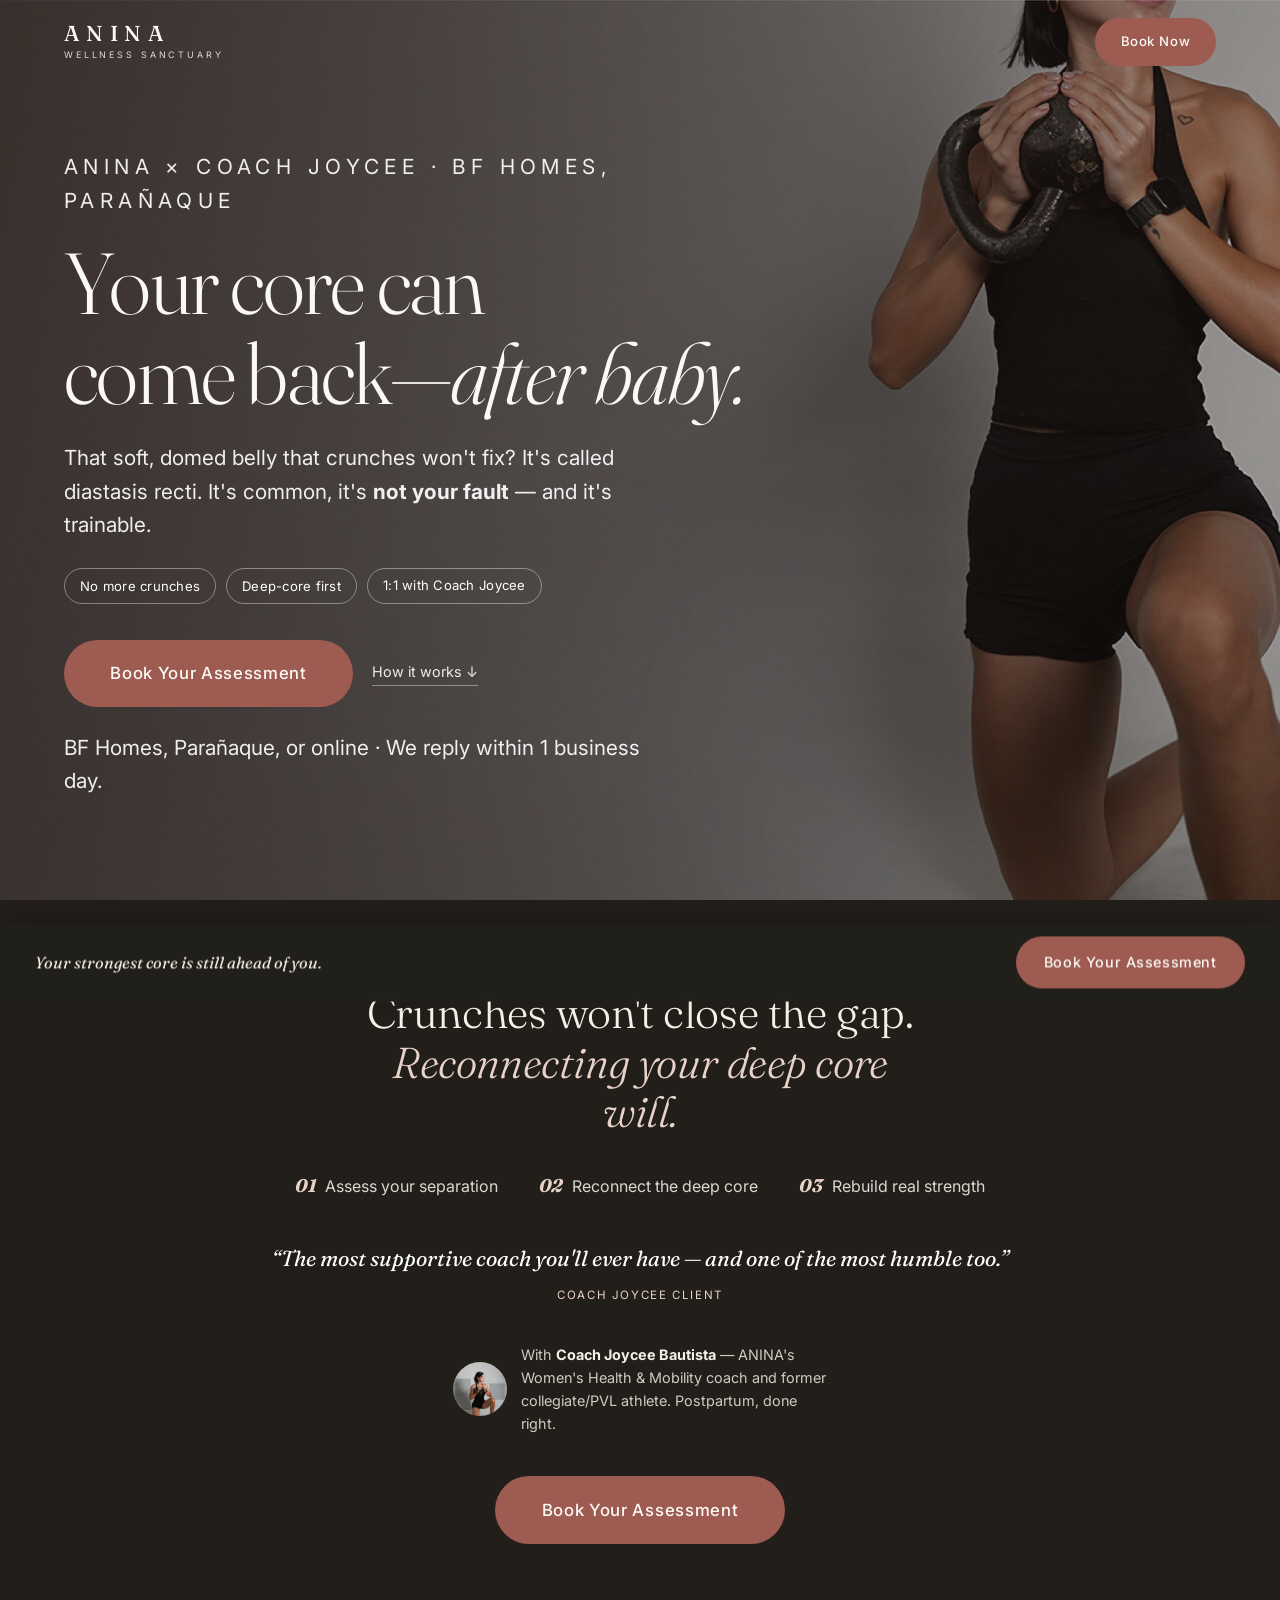
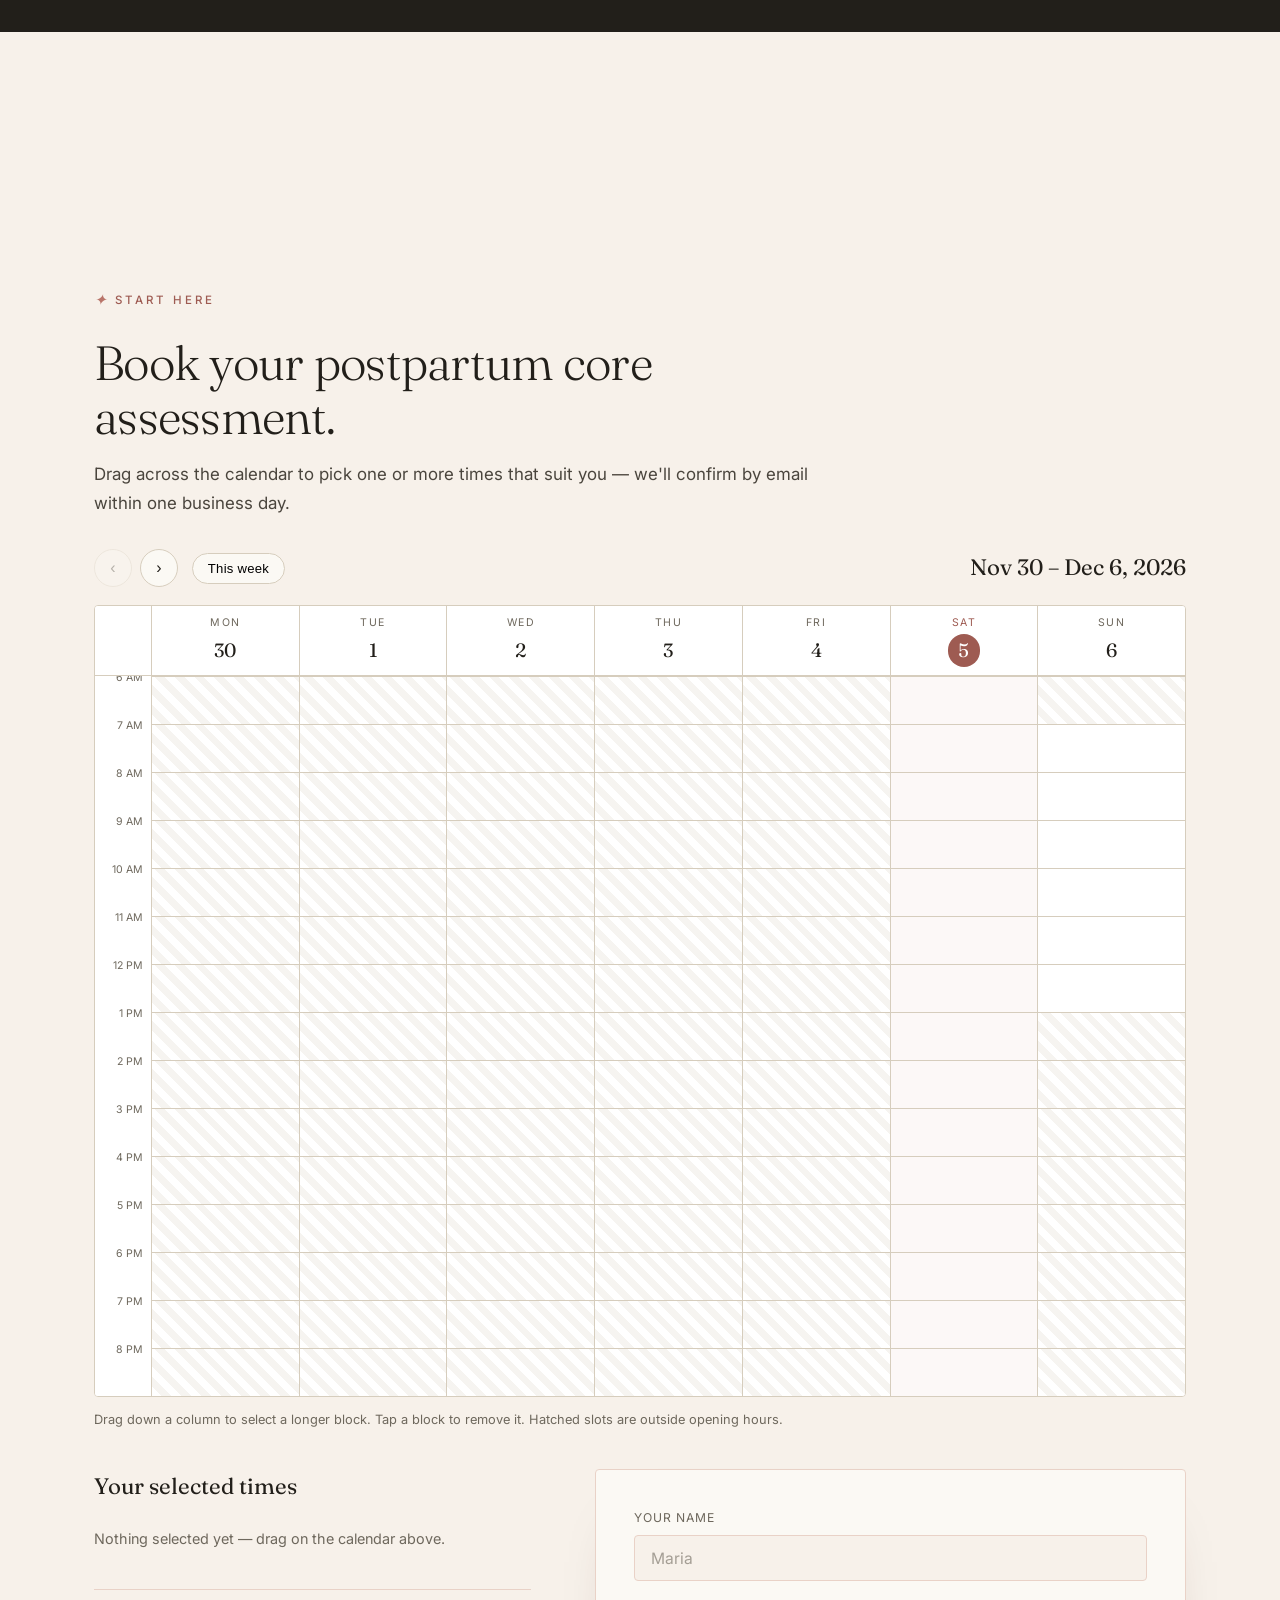
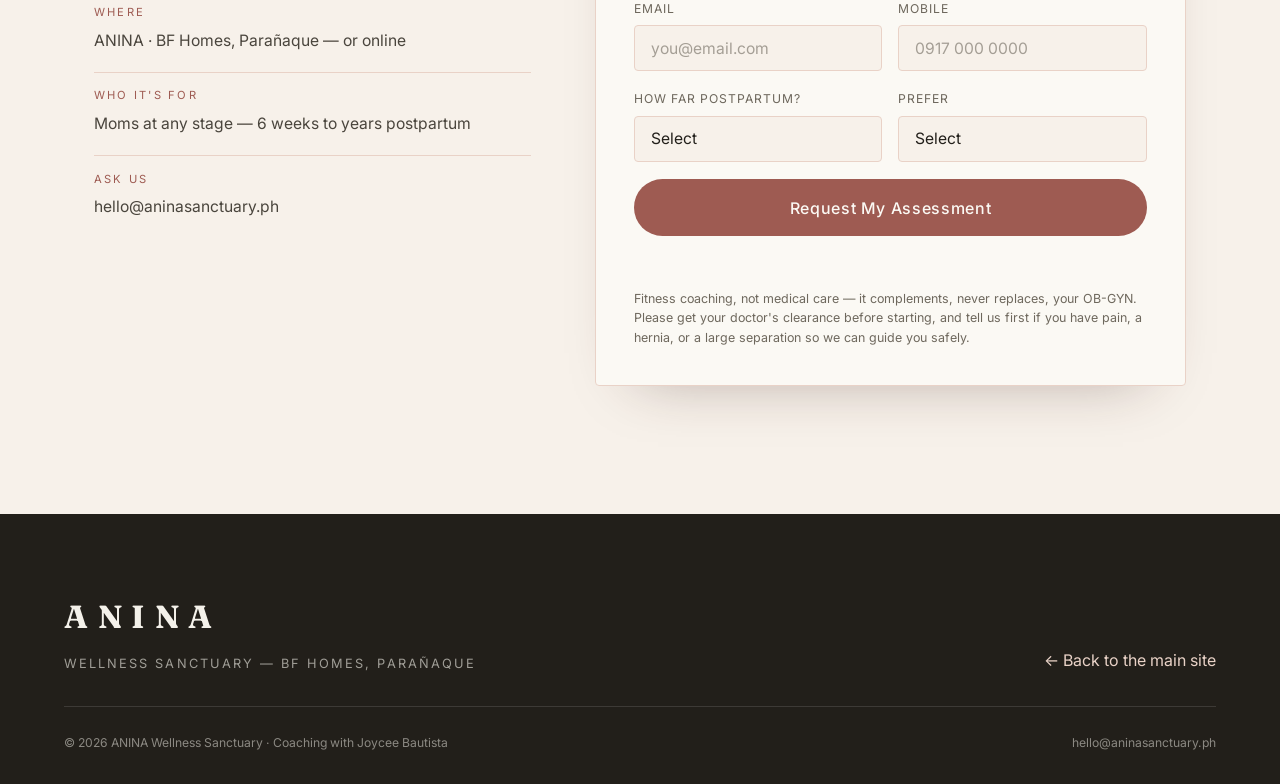
<file: postpartum.html>
<!DOCTYPE html>
<html lang="en">
<head>
  <meta charset="UTF-8" />
  <meta name="viewport" content="width=device-width, initial-scale=1.0" />
  <title>Get Your Core Back After Baby — Coach Joycee × ANINA</title>
  <meta name="description" content="Diastasis recti after birth is common — and trainable. Rebuild your core the right way with ANINA's Coach Joycee. Book your postpartum assessment — BF Homes, Parañaque, or online." />
  <meta property="og:title" content="Your core can come back after baby — Coach Joycee × ANINA" />
  <meta property="og:description" content="Diastasis recti is common and trainable. Book your postpartum core assessment with Coach Joycee." />
  <meta property="og:type" content="website" />
  <meta property="og:image" content="assets/images/coach-hero.jpg" />

  <link rel="preconnect" href="https://fonts.googleapis.com" />
  <link rel="preconnect" href="https://fonts.gstatic.com" crossorigin />
  <link href="https://fonts.googleapis.com/css2?family=Fraunces:ital,opsz,wght@0,9..144,300..600;1,9..144,300..500&family=Inter:wght@300;400;500;600&display=swap" rel="stylesheet" />
  <link rel="stylesheet" href="css/styles.css" />
  <link rel="stylesheet" href="css/postpartum.css" />
</head>
<body class="pp">

  <!-- ============ TOP BAR ============ -->
  <header class="pp-bar" id="ppBar">
    <a class="pp-bar__brand" href="index.html" aria-label="ANINA Wellness Sanctuary">
      <b>ANINA</b><span>Wellness Sanctuary</span>
    </a>
    <a href="#book" class="btn btn--solid pp-bar__cta">Book Now</a>
  </header>

  <!-- ============ POSTER HERO ============ -->
  <section class="pp-hero">
    <div class="pp-hero__media">
      <img src="assets/images/coach-hero.jpg" alt="Coach Joycee training at ANINA" />
    </div>
    <div class="pp-hero__inner reveal">
      <p class="pp-hero__eyebrow">ANINA &times; Coach Joycee &middot; BF Homes, Para&ntilde;aque</p>
      <h1 class="poster">Your core can<br />come back<em>&mdash;after baby.</em></h1>
      <p>That soft, domed belly that crunches won't fix? It's called diastasis recti.
        It's common, it's <strong>not your fault</strong> &mdash; and it's trainable.</p>
      <div class="pp-chips">
        <span class="pp-chip">No more crunches</span>
        <span class="pp-chip">Deep-core first</span>
        <span class="pp-chip">1:1 with Coach Joycee</span>
      </div>
      <div class="pp-cta-row">
        <a href="#book" class="btn btn--solid btn--xl">Book Your Assessment</a>
        <a href="#how" class="ghostlink">How it works &darr;</a>
      </div>
      <p class="pp-trust">BF Homes, Para&ntilde;aque, or online &middot; We reply within 1 business day.</p>
    </div>
  </section>

  <!-- ============ PROOF STRIP ============ -->
  <section class="pp-strip" id="how">
    <div class="pp-strip__wrap reveal">
      <h2>Crunches won't close the gap.<br /><em>Reconnecting your deep core will.</em></h2>
      <div class="pp-mini-steps">
        <div class="pp-mini-step"><b>01</b><span>Assess your separation</span></div>
        <div class="pp-mini-step"><b>02</b><span>Reconnect the deep core</span></div>
        <div class="pp-mini-step"><b>03</b><span>Rebuild real strength</span></div>
      </div>

      <p class="pp-strip__quote">
        &ldquo;The most supportive coach you'll ever have &mdash; and one of the most humble too.&rdquo;
        <small>Coach Joycee client</small>
      </p>

      <div class="pp-coachline">
        <img src="assets/images/coach-joycee.jpg" alt="Coach Joycee Bautista" />
        <p>With <b>Coach Joycee Bautista</b> &mdash; ANINA's Women's Health &amp; Mobility coach and
          former collegiate/PVL athlete. Postpartum, done right.</p>
      </div>

      <div><a href="#book" class="btn btn--solid btn--xl">Book Your Assessment</a></div>
    </div>
  </section>

  <!-- ============ BOOKING (calendar) ============ -->
  <section class="pp-section" id="book">
    <div class="reveal" style="max-width:720px;margin-bottom:2rem;">
      <p class="eyebrow"><span class="num">&#10022;</span> Start here</p>
      <h2 class="pp-lead">Book your postpartum core assessment.</h2>
      <p class="pp-body" style="margin-top:1rem;">Drag across the calendar to pick one or more times that suit you &mdash; we'll confirm by email within one business day.</p>
    </div>

    <div class="cal reveal" id="cal" data-source="postpartum-landing" data-form="ppForm" data-service-default="Postpartum core assessment">
      <div class="cal__toolbar">
        <div class="cal__nav">
          <button class="cal__btn" id="calPrev" aria-label="Previous week" type="button">&#8249;</button>
          <button class="cal__btn" id="calNext" aria-label="Next week" type="button">&#8250;</button>
          <button class="cal__today" id="calToday" type="button">This week</button>
        </div>
        <div class="cal__range" id="calRange"></div>
      </div>
      <div class="cal__scroll">
        <div class="cal__inner">
          <div class="cal__head" id="calHead"></div>
          <div class="cal__body" id="calBody"></div>
        </div>
      </div>
      <p class="cal__hint">Drag down a column to select a longer block. Tap a block to remove it. Hatched slots are outside opening hours.</p>
    </div>

    <div class="book__grid book__grid--cal">
      <div class="book__selected reveal">
        <h3>Your selected times</h3>
        <ul class="chips" id="calChips"><li class="chips__empty">Nothing selected yet &mdash; drag on the calendar above.</li></ul>
        <dl class="pp-facts" style="margin-top:2rem;">
          <div><dt>Where</dt><dd>ANINA &middot; BF Homes, Para&ntilde;aque &mdash; or online</dd></div>
          <div><dt>Who it's for</dt><dd>Moms at any stage &mdash; 6 weeks to years postpartum</dd></div>
          <div><dt>Ask us</dt><dd>hello@aninasanctuary.ph</dd></div>
        </dl>
      </div>

      <form class="pp-form reveal" id="ppForm" novalidate>
        <div class="field">
          <label for="pp-name">Your name</label>
          <input type="text" id="pp-name" name="name" required placeholder="Maria" autocomplete="name" />
        </div>
        <div class="field-row">
          <div class="field">
            <label for="pp-email">Email</label>
            <input type="email" id="pp-email" name="email" required placeholder="you@email.com" autocomplete="email" />
          </div>
          <div class="field">
            <label for="pp-phone">Mobile</label>
            <input type="tel" id="pp-phone" name="phone" required placeholder="0917 000 0000" autocomplete="tel" />
          </div>
        </div>
        <div class="field-row">
          <div class="field">
            <label for="pp-stage">How far postpartum?</label>
            <select id="pp-stage" name="stage" required>
              <option value="" disabled selected>Select</option>
              <option>Still pregnant</option>
              <option>0&ndash;3 months</option>
              <option>3&ndash;6 months</option>
              <option>6&ndash;12 months</option>
              <option>1+ year</option>
            </select>
          </div>
          <div class="field">
            <label for="pp-format">Prefer</label>
            <select id="pp-format" name="format" required>
              <option value="" disabled selected>Select</option>
              <option>In person (BF Homes)</option>
              <option>Online</option>
              <option>Either is fine</option>
            </select>
          </div>
        </div>
        <button type="submit" class="btn btn--solid btn--full" id="ppSubmit">Request My Assessment</button>
        <p class="pp-status" id="ppStatus" role="status" aria-live="polite"></p>
        <p class="pp-disclaimer">
          Fitness coaching, not medical care &mdash; it complements, never replaces, your OB-GYN.
          Please get your doctor's clearance before starting, and tell us first if you have
          pain, a hernia, or a large separation so we can guide you safely.
        </p>
      </form>
    </div>
  </section>

  <footer class="pp-footer">
    <div class="pp-footer__wrap">
      <div class="pp-footer__brand">
        <b>ANINA</b>
        <p>Wellness Sanctuary &mdash; BF Homes, Para&ntilde;aque</p>
      </div>
      <div><a href="index.html">&larr; Back to the main site</a></div>
    </div>
    <div class="pp-footer__base">
      <p>&copy; <span id="ppYear"></span> ANINA Wellness Sanctuary &middot; Coaching with Joycee Bautista</p>
      <p>hello@aninasanctuary.ph</p>
    </div>
  </footer>

  <!-- ============ STICKY CTA ============ -->
  <div class="pp-sticky" id="ppSticky">
    <p>Your strongest core is still ahead of you.</p>
    <a href="#book" class="btn btn--solid">Book Your Assessment</a>
  </div>

  <script src="js/config.js"></script>
  <script src="js/analytics.js"></script>
  <script src="js/booking.js"></script>
  <script src="js/postpartum.js"></script>
</body>
</html>
</file>
<file: css/styles.css>
/* =========================================================
   ANINA Wellness Sanctuary — design system
   Scandinavian premium: bone canvas, sage + clay, warm ink
   ========================================================= */

:root {
  /* palette */
  --bone: #f4f1ea;
  --paper: #ece6da;
  --paper-deep: #e3dbcb;
  --ink: #221f1a;
  --ink-soft: #4a453d;
  --ink-mute: #6e685d;
  --sage: #6e7f63;
  --sage-deep: #55634c;
  --clay: #b47a5e;
  --clay-soft: #c99a81;
  --line: #d6cdbd;
  --white: #fbf9f4;

  /* type */
  --display: 'Fraunces', Georgia, 'Times New Roman', serif;
  --sans: 'Inter', -apple-system, BlinkMacSystemFont, 'Segoe UI', sans-serif;

  /* scale */
  --maxw: 1220px;
  --gut: clamp(1.25rem, 5vw, 5rem);
  --radius: 4px;
  --ease: cubic-bezier(0.22, 1, 0.36, 1);
}

* {
  box-sizing: border-box;
  margin: 0;
  padding: 0;
}
html {
  scroll-behavior: smooth;
  -webkit-text-size-adjust: 100%;
}
body {
  font-family: var(--sans);
  background: var(--bone);
  color: var(--ink);
  font-weight: 400;
  line-height: 1.6;
  -webkit-font-smoothing: antialiased;
  text-rendering: optimizeLegibility;
  overflow-x: hidden;
}
img {
  display: block;
  max-width: 100%;
  height: auto;
}
a {
  color: inherit;
  text-decoration: none;
}

/* ---------- typography helpers ---------- */
.h2 {
  font-family: var(--display);
  font-weight: 400;
  font-size: clamp(2rem, 4.6vw, 3.4rem);
  line-height: 1.08;
  letter-spacing: -0.015em;
  color: var(--ink);
}
.body-lg {
  font-size: clamp(1.05rem, 1.6vw, 1.25rem);
  color: var(--ink-soft);
  line-height: 1.65;
}
.body {
  font-size: 1.02rem;
  color: var(--ink-soft);
}
.eyebrow {
  font-size: 0.72rem;
  letter-spacing: 0.26em;
  text-transform: uppercase;
  font-weight: 500;
  color: var(--sage-deep);
  display: flex;
  align-items: center;
  gap: 0.7em;
  margin-bottom: 1.5rem;
  margin-top: 8rem;
}
.eyebrow--light {
  color: rgba(255, 255, 255, 0.85);
}
.eyebrow .num {
  font-family: var(--display);
  font-size: 0.95rem;
  letter-spacing: 0;
  color: var(--clay);
  font-style: italic;
}

/* ---------- layout ---------- */
.section {
  padding: clamp(4.5rem, 11vw, 9rem) var(--gut);
  max-width: var(--maxw);
  margin: 0 auto;
}
.section__head {
  max-width: 720px;
  margin-bottom: clamp(2.5rem, 5vw, 4rem);
}
.section__intro {
  margin-top: 1.2rem;
}

/* ---------- buttons ---------- */
.btn {
  display: inline-flex;
  align-items: center;
  justify-content: center;
  font-family: var(--sans);
  font-weight: 500;
  font-size: 0.9rem;
  letter-spacing: 0.04em;
  padding: 0.95em 1.9em;
  border-radius: 100px;
  border: 1px solid transparent;
  cursor: pointer;
  transition:
    transform 0.4s var(--ease),
    background 0.3s var(--ease),
    color 0.3s var(--ease),
    border-color 0.3s var(--ease);
}
.btn--solid {
  background: var(--ink);
  color: var(--white);
}
.btn--solid:hover {
  background: var(--sage-deep);
  transform: translateY(-2px);
}
.btn--ghost {
  background: transparent;
  color: var(--white);
  border-color: rgba(255, 255, 255, 0.55);
}
.btn--ghost:hover {
  background: rgba(255, 255, 255, 0.12);
  border-color: #fff;
  transform: translateY(-2px);
}
.btn--outline {
  background: transparent;
  color: var(--ink);
  border-color: var(--ink);
}
.btn--outline:hover {
  background: var(--ink);
  color: var(--white);
}
.btn--full {
  width: 100%;
  padding: 1.1em;
  font-size: 1rem;
}

/* ================= NAV ================= */
.nav {
  position: fixed;
  top: 0;
  left: 0;
  right: 0;
  z-index: 50;
  transition:
    background 0.4s var(--ease),
    box-shadow 0.4s var(--ease),
    backdrop-filter 0.4s var(--ease);
}
.nav__inner {
  max-width: var(--maxw);
  margin: 0 auto;
  display: flex;
  align-items: center;
  justify-content: space-between;
  padding: 1.4rem var(--gut);
}
.brand {
  display: flex;
  flex-direction: column;
  line-height: 1;
  color: var(--white);
  transition: color 0.4s var(--ease);
}
.brand__logo {
  display: block;
  width: clamp(125px, 14vw, 165px);
  height: auto;
  border-radius: 2px;
  transition: filter 0.4s var(--ease);
}
.brand__mark {
  font-family: var(--display);
  font-size: 1.5rem;
  letter-spacing: 0.32em;
  font-weight: 500;
}
.brand__mark--lg {
  font-size: 2.4rem;
  letter-spacing: 0.3em;
}
.brand__sub {
  font-size: 0.6rem;
  letter-spacing: 0.42em;
  text-transform: uppercase;
  margin-top: 0.45rem;
  opacity: 0.8;
}
.nav__links {
  display: flex;
  align-items: center;
  gap: 2.2rem;
}
.nav__links a {
  color: var(--white);
  font-size: 0.86rem;
  letter-spacing: 0.04em;
  transition:
    opacity 0.3s,
    color 0.4s var(--ease);
  position: relative;
}
.nav__links a:not(.nav__cta)::after {
  content: '';
  position: absolute;
  left: 0;
  bottom: -6px;
  height: 1px;
  width: 0;
  background: currentColor;
  transition: width 0.35s var(--ease);
}
.nav__links a:not(.nav__cta):hover::after {
  width: 100%;
}
.nav__cta {
  border: 1px solid rgba(255, 255, 255, 0.5);
  padding: 0.6em 1.3em;
  border-radius: 100px;
  transition:
    background 0.3s,
    border-color 0.3s;
}
.nav__cta:hover {
  background: var(--white);
  color: var(--ink) !important;
  border-color: var(--white);
}

/* scrolled state */
.nav.is-solid {
  background: rgba(244, 241, 234, 0.9);
  backdrop-filter: blur(14px);
  box-shadow: 0 1px 0 var(--line);
}
.nav.is-solid .brand,
.nav.is-solid .nav__links a {
  color: var(--ink);
}
.nav.is-solid .brand__logo {
  filter: brightness(0.28);
}
.nav.is-solid .nav__cta {
  border-color: var(--ink);
}
.nav.is-solid .nav__cta:hover {
  background: var(--ink);
  color: var(--white) !important;
}
.nav.is-solid .nav__toggle span {
  background: var(--ink);
}

.nav__toggle {
  display: none;
  flex-direction: column;
  gap: 5px;
  background: none;
  border: 0;
  cursor: pointer;
  padding: 6px;
}
.nav__toggle span {
  width: 26px;
  height: 2px;
  background: var(--white);
  transition:
    transform 0.35s var(--ease),
    opacity 0.3s;
}

/* ================= HERO ================= */
.hero {
  position: relative;
  min-height: 100svh;
  display: flex;
  align-items: flex-end;
  color: var(--white);
  padding: 0 var(--gut) clamp(4rem, 9vw, 7rem);
  overflow: hidden;
}
.hero__media {
  position: absolute;
  inset: 0;
  z-index: -1;
}
.hero__media img {
  width: 100%;
  height: 100%;
  object-fit: cover;
  animation: heroZoom 20s var(--ease) forwards;
}
@keyframes heroZoom {
  from {
    transform: scale(1.16);
  }
  to {
    transform: scale(1);
  }
}
.hero__scrim {
  position: absolute;
  inset: 0;
  background: linear-gradient(
    180deg,
    rgba(20, 18, 15, 0.4) 0%,
    rgba(20, 18, 15, 0.15) 35%,
    rgba(20, 18, 15, 0.72) 100%
  );
}
.hero__content {
  max-width: 720px;
}
.hero__title {
  font-family: var(--display);
  font-weight: 300;
  font-size: clamp(2.8rem, 8vw, 5.6rem);
  line-height: 1.02;
  letter-spacing: -0.02em;
  margin-bottom: 1.6rem;
}
.hero__lede {
  font-size: clamp(1.05rem, 2vw, 1.35rem);
  max-width: 34ch;
  color: rgba(255, 255, 255, 0.92);
  line-height: 1.55;
}
.hero__lede em {
  font-style: italic;
  font-family: var(--display);
}
.hero__actions {
  display: flex;
  gap: 1rem;
  margin-top: 2.4rem;
  flex-wrap: wrap;
}
.hero__cue {
  position: absolute;
  bottom: 1.8rem;
  left: 50%;
  transform: translateX(-50%);
  width: 26px;
  height: 42px;
  border: 1.5px solid rgba(255, 255, 255, 0.6);
  border-radius: 20px;
}
.hero__cue span {
  position: absolute;
  top: 8px;
  left: 50%;
  transform: translateX(-50%);
  width: 3px;
  height: 8px;
  border-radius: 3px;
  background: #fff;
  animation: cue 1.8s infinite;
}
@keyframes cue {
  0% {
    opacity: 0;
    transform: translate(-50%, 0);
  }
  40% {
    opacity: 1;
  }
  100% {
    opacity: 0;
    transform: translate(-50%, 14px);
  }
}

/* ================= MARQUEE ================= */
.marquee {
  background: var(--ink);
  color: var(--bone);
  overflow: hidden;
  padding: 1.1rem 0;
}
.marquee__track {
  display: inline-flex;
  gap: 2.5rem;
  white-space: nowrap;
  animation: scroll 34s linear infinite;
  font-family: var(--display);
  font-style: italic;
  font-size: 1.35rem;
  letter-spacing: 0.02em;
}
.marquee__track span {
  opacity: 0.92;
}
@keyframes scroll {
  from {
    transform: translateX(0);
  }
  to {
    transform: translateX(-50%);
  }
}

/* ================= PHILOSOPHY ================= */
.section__grid {
  display: grid;
  grid-template-columns: 1.05fr 0.95fr;
  gap: clamp(2.5rem, 6vw, 5.5rem);
  align-items: center;
}
.philosophy__text .h2 {
  margin-bottom: 1.6rem;
}
.philosophy__text .body-lg {
  margin-bottom: 1.2rem;
}
.tenets {
  list-style: none;
  margin-top: 2.2rem;
  border-top: 1px solid var(--line);
}
.tenets li {
  padding: 1.1rem 0;
  border-bottom: 1px solid var(--line);
  color: var(--ink-soft);
  font-size: 0.98rem;
}
.tenets li span {
  display: block;
  font-family: var(--display);
  font-size: 1.15rem;
  color: var(--ink);
  margin-bottom: 0.2rem;
}
.philosophy__media {
  position: relative;
}
.philosophy__media img {
  width: 100%;
  aspect-ratio: 4/5;
  object-fit: cover;
  border-radius: var(--radius);
}
.philosophy__media figcaption {
  position: absolute;
  bottom: 1.1rem;
  left: 1.1rem;
  right: 1.1rem;
  background: rgba(244, 241, 234, 0.92);
  backdrop-filter: blur(6px);
  padding: 0.6rem 1rem;
  border-radius: var(--radius);
  font-size: 0.78rem;
  letter-spacing: 0.14em;
  text-transform: uppercase;
  color: var(--ink-soft);
}

/* ================= PROGRAMS ================= */
.programs {
  background: linear-gradient(180deg, var(--bone), var(--paper));
  max-width: none;
}
.programs .section__head,
.programs .cards {
  max-width: var(--maxw);
  margin-left: auto;
  margin-right: auto;
}
.cards {
  display: grid;
  grid-template-columns: repeat(4, 1fr);
  gap: 1.4rem;
}
.card {
  background: var(--white);
  border-radius: var(--radius);
  overflow: hidden;
  border: 1px solid var(--line);
  transition:
    transform 0.5s var(--ease),
    box-shadow 0.5s var(--ease);
}
.card:hover {
  transform: translateY(-6px);
  box-shadow: 0 24px 50px -28px rgba(34, 31, 26, 0.5);
}
.card__media {
  aspect-ratio: 4/5;
  overflow: hidden;
}
.card__media img {
  width: 100%;
  height: 100%;
  object-fit: cover;
  transition: transform 0.8s var(--ease);
}
.card:hover .card__media img {
  transform: scale(1.06);
}
.card__body {
  padding: 1.5rem 1.5rem 1.8rem;
}
.card__kicker {
  font-size: 0.68rem;
  letter-spacing: 0.22em;
  text-transform: uppercase;
  color: var(--clay);
  margin-bottom: 0.5rem;
}
.card__title {
  font-family: var(--display);
  font-weight: 400;
  font-size: 1.55rem;
  margin-bottom: 0.6rem;
}
.card__body p {
  font-size: 0.92rem;
  color: var(--ink-mute);
  line-height: 1.6;
}

/* ================= GALLERY ================= */
.gallery__grid {
  column-count: 3;
  column-gap: 1rem;
}
.gallery__item {
  position: relative;
  display: block;
  width: 100%;
  margin: 0 0 1rem;
  overflow: hidden;
  border-radius: var(--radius);
  border: 0;
  padding: 0;
  cursor: zoom-in;
  background: var(--paper-deep);
  break-inside: avoid;
  -webkit-column-break-inside: avoid;
  line-height: 0;
}
.gallery__item img {
  width: 100%;
  height: auto;
  object-fit: cover;
  transition:
    transform 0.8s var(--ease),
    filter 0.5s;
}
.gallery__item:hover img {
  transform: scale(1.04);
  filter: brightness(1.03);
}
/* architectural floor-plan renders: show in full on a soft ground */
.gallery__item--plan {
  background: var(--white);
  border: 1px solid var(--line);
}
.gallery__item--plan img {
  object-fit: contain;
}

/* ================= INSTAGRAM ================= */
.instagram {
}
.ig__handle {
  color: var(--sage-deep);
  border-bottom: 1px solid currentColor;
  white-space: nowrap;
}
.ig__handle:hover {
  color: var(--clay);
}
.ig__grid {
  display: grid;
  grid-template-columns: repeat(6, 1fr);
  gap: 0.8rem;
}
.ig__tile {
  position: relative;
  display: block;
  aspect-ratio: 1 / 1;
  overflow: hidden;
  border-radius: var(--radius);
  background: var(--paper-deep);
}
.ig__tile img {
  width: 100%;
  height: 100%;
  object-fit: cover;
  transition:
    transform 0.7s var(--ease),
    filter 0.5s;
}
.ig__tile:hover img {
  transform: scale(1.07);
  filter: brightness(0.82);
}
.ig__ov {
  position: absolute;
  inset: 0;
  display: flex;
  align-items: center;
  justify-content: center;
  opacity: 0;
  transition: opacity 0.4s var(--ease);
}
.ig__tile:hover .ig__ov {
  opacity: 1;
}
.ig__ov svg {
  width: 30px;
  height: 30px;
  fill: #fff;
}
.ig__cta {
  margin-top: 2.2rem;
  text-align: center;
}
.ig__cta .btn {
  gap: 0.6em;
}
.btn__ig {
  width: 18px;
  height: 18px;
  fill: currentColor;
}
/* live widget container (injected iframe from a widget service) */
.ig__feed iframe {
  width: 1px;
  min-width: 100%;
  border: 0;
  display: block;
}

/* ================= MEMBERSHIP ================= */
.membership {
  text-align: left;
}
.tiers {
  display: grid;
  grid-template-columns: repeat(3, 1fr);
  gap: 1.4rem;
  align-items: stretch;
}
.tier {
  position: relative;
  background: var(--white);
  border: 1px solid var(--line);
  border-radius: var(--radius);
  padding: 2.4rem 2rem;
  display: flex;
  flex-direction: column;
  transition:
    transform 0.5s var(--ease),
    box-shadow 0.5s var(--ease);
}
.tier:hover {
  transform: translateY(-6px);
  box-shadow: 0 24px 50px -30px rgba(34, 31, 26, 0.45);
}
.tier--featured {
  background: var(--ink);
  color: var(--bone);
  border-color: var(--ink);
}
.tier--featured .tier__note {
  color: rgba(244, 241, 234, 0.6);
}
.tier--featured .tier__list li {
  color: rgba(244, 241, 234, 0.86);
  border-color: rgba(255, 255, 255, 0.12);
}
.tier__ribbon {
  position: absolute;
  top: 1.4rem;
  right: 1.4rem;
  font-size: 0.62rem;
  letter-spacing: 0.2em;
  text-transform: uppercase;
  color: var(--clay-soft);
  border: 1px solid rgba(201, 154, 129, 0.5);
  padding: 0.35em 0.8em;
  border-radius: 100px;
}
.tier__name {
  font-family: var(--display);
  font-weight: 400;
  font-size: 1.6rem;
  margin-bottom: 1rem;
}
.tier__price {
  font-family: var(--display);
  font-size: 2.6rem;
  font-weight: 400;
  line-height: 1;
  letter-spacing: -0.02em;
}
.tier__price .cur {
  font-size: 1.4rem;
  vertical-align: super;
  margin-right: 0.05em;
}
.tier__price .per {
  font-family: var(--sans);
  font-size: 0.8rem;
  color: var(--ink-mute);
  letter-spacing: 0.02em;
  margin-left: 0.2em;
}
.tier--featured .tier__price .per {
  color: rgba(244, 241, 234, 0.6);
}
.tier__price .per--lead {
  margin-left: 0;
  margin-right: 0.15em;
}
.tier__note {
  font-size: 0.8rem;
  color: var(--ink-mute);
  margin-top: 0.7rem;
}
.tier__list {
  list-style: none;
  margin: 1.8rem 0;
  flex: 1;
}
.tier__list li {
  padding: 0.7rem 0 0.7rem 1.6rem;
  border-bottom: 1px solid var(--line);
  font-size: 0.92rem;
  color: var(--ink-soft);
  position: relative;
}
.tier__list li::before {
  content: '';
  position: absolute;
  left: 0;
  top: 1.15rem;
  width: 8px;
  height: 8px;
  border-radius: 50%;
  background: var(--sage);
}
.tier--featured .tier__list li::before {
  background: var(--clay-soft);
}
.membership__fineprint {
  margin-top: 1.6rem;
  font-size: 0.8rem;
  color: var(--ink-mute);
  text-align: center;
}

/* ================= BOOKING ================= */
.book {
  background: var(--paper);
  max-width: none;
}
.book__grid {
  max-width: var(--maxw);
  margin: 0 auto;
  display: grid;
  grid-template-columns: 0.9fr 1.1fr;
  gap: clamp(2.5rem, 6vw, 5rem);
  align-items: start;
}
.book__aside .h2 {
  margin-bottom: 1.2rem;
}
.book__facts {
  margin-top: 2.4rem;
  display: grid;
  gap: 1.4rem;
}
.book__facts > div {
  border-top: 1px solid var(--line);
  padding-top: 1rem;
}
.book__facts dt {
  font-size: 0.7rem;
  letter-spacing: 0.2em;
  text-transform: uppercase;
  color: var(--sage-deep);
  margin-bottom: 0.4rem;
}
.book__facts dd {
  color: var(--ink-soft);
  font-size: 0.98rem;
}
.book__form {
  background: var(--white);
  padding: clamp(1.6rem, 3vw, 2.6rem);
  border-radius: var(--radius);
  border: 1px solid var(--line);
  box-shadow: 0 30px 60px -40px rgba(34, 31, 26, 0.4);
}
.field {
  margin-bottom: 1.2rem;
}
.field-row {
  display: grid;
  grid-template-columns: 1fr 1fr;
  gap: 1rem;
}
label {
  display: block;
  font-size: 0.78rem;
  letter-spacing: 0.08em;
  text-transform: uppercase;
  color: var(--ink-mute);
  margin-bottom: 0.5rem;
}
label .opt {
  text-transform: none;
  letter-spacing: 0;
  color: var(--line);
}
input,
select,
textarea {
  width: 100%;
  font-family: var(--sans);
  font-size: 0.98rem;
  color: var(--ink);
  background: var(--bone);
  border: 1px solid var(--line);
  border-radius: var(--radius);
  padding: 0.85em 1em;
  transition:
    border-color 0.3s,
    background 0.3s,
    box-shadow 0.3s;
}
input::placeholder,
textarea::placeholder {
  color: var(--ink-mute);
  opacity: 0.6;
}
input:focus,
select:focus,
textarea:focus {
  outline: none;
  border-color: var(--sage);
  background: var(--white);
  box-shadow: 0 0 0 3px rgba(110, 127, 99, 0.14);
}
textarea {
  resize: vertical;
}
.select-wrap {
  position: relative;
}
.select-wrap::after {
  content: '';
  position: absolute;
  right: 1.1em;
  top: 50%;
  width: 8px;
  height: 8px;
  border-right: 1.5px solid var(--ink-mute);
  border-bottom: 1.5px solid var(--ink-mute);
  transform: translateY(-70%) rotate(45deg);
  pointer-events: none;
}
select {
  appearance: none;
  -webkit-appearance: none;
}
.form-status {
  margin-top: 1rem;
  font-size: 0.9rem;
  min-height: 1.2em;
  text-align: center;
}
.form-status.is-ok {
  color: var(--sage-deep);
}
.form-status.is-err {
  color: #b4544e;
}
.form-privacy {
  margin-top: 1rem;
  font-size: 0.76rem;
  color: var(--ink-mute);
  text-align: center;
}
.btn--full:disabled {
  opacity: 0.6;
  cursor: wait;
}

/* ================= FOOTER ================= */
.footer {
  background: var(--ink);
  color: var(--bone);
  padding: clamp(3.5rem, 7vw, 6rem) var(--gut) 2rem;
}
.footer__inner {
  max-width: var(--maxw);
  margin: 0 auto;
  display: grid;
  grid-template-columns: 1.6fr 1fr 1fr;
  gap: 3rem;
  padding-bottom: 3rem;
  border-bottom: 1px solid rgba(255, 255, 255, 0.12);
}
.footer__brand .brand__mark--lg {
  color: var(--bone);
}
.footer__tag {
  margin-top: 0.8rem;
  font-size: 0.72rem;
  letter-spacing: 0.2em;
  text-transform: uppercase;
  color: rgba(244, 241, 234, 0.6);
}
.footer__mission {
  margin-top: 1.4rem;
  max-width: 40ch;
  color: rgba(244, 241, 234, 0.75);
  font-size: 0.95rem;
}
.footer__nav {
  display: flex;
  flex-direction: column;
  gap: 0.8rem;
}
.footer__nav a {
  color: rgba(244, 241, 234, 0.8);
  font-size: 0.92rem;
  transition: color 0.3s;
}
.footer__nav a:hover {
  color: var(--clay-soft);
}
.footer__contact p {
  color: rgba(244, 241, 234, 0.75);
  font-size: 0.92rem;
  margin-bottom: 0.6rem;
}
.footer__base {
  max-width: var(--maxw);
  margin: 0 auto;
  padding-top: 1.6rem;
  display: flex;
  justify-content: space-between;
  gap: 1rem;
  flex-wrap: wrap;
}
.footer__base p {
  font-size: 0.76rem;
  color: rgba(244, 241, 234, 0.5);
}

/* ================= LIGHTBOX ================= */
.lightbox {
  position: fixed;
  inset: 0;
  z-index: 100;
  background: rgba(20, 18, 15, 0.92);
  display: flex;
  align-items: center;
  justify-content: center;
  padding: 5vw;
  opacity: 0;
  visibility: hidden;
  transition:
    opacity 0.4s var(--ease),
    visibility 0.4s;
}
.lightbox.is-open {
  opacity: 1;
  visibility: visible;
}
.lightbox img {
  max-width: 100%;
  max-height: 90vh;
  object-fit: contain;
  border-radius: var(--radius);
  transform: scale(0.96);
  transition: transform 0.4s var(--ease);
}
.lightbox.is-open img {
  transform: scale(1);
}
.lightbox__close {
  position: absolute;
  top: 1.6rem;
  right: 2rem;
  background: none;
  border: 0;
  color: #fff;
  font-size: 2.6rem;
  line-height: 1;
  cursor: pointer;
  opacity: 0.8;
}
.lightbox__close:hover {
  opacity: 1;
}

/* ================= REVEAL ANIMATION ================= */
.reveal {
  opacity: 0;
  transform: translateY(28px);
  transition:
    opacity 0.9s var(--ease),
    transform 0.9s var(--ease);
}
.reveal.is-visible {
  opacity: 1;
  transform: none;
}

/* ================= RESPONSIVE ================= */
@media (max-width: 980px) {
  .cards {
    grid-template-columns: repeat(2, 1fr);
  }
  .ig__grid {
    grid-template-columns: repeat(3, 1fr);
  }
  .tiers {
    grid-template-columns: 1fr;
    max-width: 520px;
    margin: 0 auto;
  }
  .section__grid {
    grid-template-columns: 1fr;
  }
  .philosophy__media {
    order: -1;
  }
  .philosophy__media img {
    aspect-ratio: 16/10;
  }
  .book__grid {
    grid-template-columns: 1fr;
  }
  .footer__inner {
    grid-template-columns: 1fr 1fr;
  }
  .footer__brand {
    grid-column: 1 / -1;
  }
}
@media (max-width: 680px) {
  .brand__logo {
    width: 120px;
  }
  .nav__links {
    position: fixed;
    inset: 0 0 0 auto;
    width: min(80vw, 320px);
    background: var(--bone);
    flex-direction: column;
    align-items: flex-start;
    justify-content: center;
    gap: 1.8rem;
    padding: 2rem 2.4rem;
    transform: translateX(100%);
    transition: transform 0.45s var(--ease);
    box-shadow: -20px 0 60px -30px rgba(0, 0, 0, 0.4);
  }
  .nav__links.is-open {
    transform: translateX(0);
  }
  .nav__links a {
    color: var(--ink);
    font-size: 1.1rem;
  }
  .nav__cta {
    border-color: var(--ink);
  }
  .nav__toggle {
    display: flex;
    z-index: 60;
  }
  .nav__toggle.is-active span:nth-child(1) {
    transform: translateY(7px) rotate(45deg);
  }
  .nav__toggle.is-active span:nth-child(2) {
    opacity: 0;
  }
  .nav__toggle.is-active span:nth-child(3) {
    transform: translateY(-7px) rotate(-45deg);
  }
  .nav.is-solid .nav__toggle span,
  .nav__toggle.is-active span {
    background: var(--ink);
  }
  .cards {
    grid-template-columns: 1fr;
  }
  .ig__grid {
    grid-template-columns: repeat(3, 1fr);
    gap: 0.5rem;
  }
  .gallery__grid {
    column-count: 2;
  }
  .field-row {
    grid-template-columns: 1fr;
    gap: 0;
  }
  .footer__inner {
    grid-template-columns: 1fr;
    gap: 2rem;
  }
  .footer__base {
    justify-content: flex-start;
  }
}

/* reduced motion */
@media (prefers-reduced-motion: reduce) {
  * {
    animation-duration: 0.001ms !important;
    animation-iteration-count: 1 !important;
    transition-duration: 0.001ms !important;
    scroll-behavior: auto !important;
  }
  .reveal {
    opacity: 1;
    transform: none;
  }
}

/* ================= BOOKING CALENDAR ================= */
.book {
  background: var(--paper);
  max-width: none;
}
.book .section__head,
.book .cal,
.book .book__grid {
  max-width: var(--maxw);
  margin-left: auto;
  margin-right: auto;
}
.cal {
  margin-bottom: 2.4rem;
}
.cal__toolbar {
  display: flex;
  align-items: center;
  justify-content: space-between;
  gap: 1rem;
  margin-bottom: 1.1rem;
  flex-wrap: wrap;
}
.cal__nav {
  display: flex;
  align-items: center;
  gap: 0.5rem;
}
.cal__btn {
  width: 38px;
  height: 38px;
  border-radius: 50%;
  border: 1px solid var(--line);
  background: var(--white);
  color: var(--ink);
  cursor: pointer;
  font-size: 1rem;
  display: flex;
  align-items: center;
  justify-content: center;
  transition:
    background 0.2s,
    opacity 0.2s;
}
.cal__btn:hover:not(:disabled) {
  background: var(--paper-deep);
}
.cal__btn:disabled {
  opacity: 0.3;
  cursor: default;
}
.cal__today {
  margin-left: 0.4rem;
  border: 1px solid var(--line);
  background: var(--white);
  border-radius: 100px;
  padding: 0.55em 1.1em;
  font-size: 0.82rem;
  letter-spacing: 0.02em;
  cursor: pointer;
  transition: background 0.2s;
}
.cal__today:hover {
  background: var(--paper-deep);
}
.cal__range {
  font-family: var(--display);
  font-size: clamp(1.1rem, 2.2vw, 1.4rem);
  color: var(--ink);
}
.cal__scroll {
  overflow-x: auto;
  border: 1px solid var(--line);
  border-radius: var(--radius);
  background: var(--white);
  -webkit-overflow-scrolling: touch;
}
.cal__inner {
  min-width: 720px;
}
.cal__head {
  display: grid;
  grid-template-columns: 56px repeat(7, minmax(84px, 1fr));
  position: sticky;
  top: 0;
  z-index: 3;
  background: var(--white);
  border-bottom: 1px solid var(--line);
}
.cal__dayhead {
  text-align: center;
  padding: 0.55rem 0.2rem 0.5rem;
  border-left: 1px solid var(--line);
}
.cal__dayhead .dow {
  font-size: 0.66rem;
  letter-spacing: 0.14em;
  text-transform: uppercase;
  color: var(--ink-mute);
}
.cal__dayhead .dnum {
  font-family: var(--display);
  font-size: 1.2rem;
  color: var(--ink);
  margin-top: 0.15rem;
  width: 1.7em;
  height: 1.7em;
  line-height: 1.7em;
  display: inline-block;
  border-radius: 50%;
}
.cal__dayhead.is-today .dow {
  color: var(--sage-deep);
}
.cal__dayhead.is-today .dnum {
  background: var(--sage-deep);
  color: #fff;
}
.cal__body {
  display: grid;
  grid-template-columns: 56px repeat(7, minmax(84px, 1fr));
  position: relative;
  touch-action: none;
  user-select: none;
  -webkit-user-select: none;
}
.cal__hourlabel {
  height: 48px;
  text-align: right;
  padding-right: 0.5rem;
  font-size: 0.66rem;
  color: var(--ink-mute);
  transform: translateY(-0.55em);
}
.cal__col {
  position: relative;
  border-left: 1px solid var(--line);
}
.cal__col.is-today {
  background: rgba(180, 122, 94, 0.045);
}
.cal__cell {
  height: 48px;
  border-top: 1px solid var(--line);
}
.cal__cell.is-open {
  cursor: pointer;
}
.cal__cell.is-open:hover {
  background: rgba(110, 127, 99, 0.1);
}
.cal__cell.is-disabled {
  background: repeating-linear-gradient(
    45deg,
    transparent,
    transparent 7px,
    rgba(214, 205, 189, 0.22) 7px,
    rgba(214, 205, 189, 0.22) 14px
  );
  cursor: default;
}
.cal__block {
  position: absolute;
  left: 3px;
  right: 3px;
  background: var(--sage-deep);
  color: #fff;
  border-radius: 6px;
  padding: 0.28rem 0.4rem;
  font-size: 0.68rem;
  line-height: 1.15;
  overflow: hidden;
  cursor: pointer;
  box-shadow: 0 4px 10px -6px rgba(34, 31, 26, 0.55);
  z-index: 2;
  transition: background 0.2s;
}
.cal__block:hover {
  background: var(--ink);
}
.cal__block .rm {
  position: absolute;
  top: 1px;
  right: 4px;
  font-size: 0.8rem;
  opacity: 0.75;
}
.cal__block.is-prov {
  background: var(--clay);
  opacity: 0.75;
  pointer-events: none;
}
.cal__now {
  position: absolute;
  height: 2px;
  background: var(--clay);
  z-index: 1;
  pointer-events: none;
}
.cal__now::before {
  content: '';
  position: absolute;
  left: -3px;
  top: -3px;
  width: 8px;
  height: 8px;
  border-radius: 50%;
  background: var(--clay);
}
.cal__hint {
  font-size: 0.8rem;
  color: var(--ink-mute);
  margin-top: 0.85rem;
}

/* selected chips + form row */
.book__grid--cal {
  display: grid;
  grid-template-columns: 0.85fr 1.15fr;
  gap: clamp(2rem, 5vw, 4rem);
  align-items: start;
}
.book__selected h3 {
  font-family: var(--display);
  font-weight: 400;
  font-size: 1.4rem;
  margin-bottom: 1rem;
}
.chips {
  list-style: none;
  display: flex;
  flex-direction: column;
  gap: 0.55rem;
}
.chip {
  display: flex;
  align-items: center;
  justify-content: space-between;
  gap: 0.6rem;
  background: var(--white);
  border: 1px solid var(--line);
  border-left: 3px solid var(--sage-deep);
  border-radius: var(--radius);
  padding: 0.65rem 0.85rem;
  font-size: 0.9rem;
  color: var(--ink-soft);
}
.chip button {
  border: 0;
  background: none;
  color: var(--ink-mute);
  cursor: pointer;
  font-size: 1.15rem;
  line-height: 1;
  padding: 0 0.2rem;
}
.chip button:hover {
  color: var(--clay);
}
.chips__empty {
  color: var(--ink-mute);
  font-size: 0.9rem;
  padding: 0.4rem 0;
}

@media (max-width: 900px) {
  .book__grid--cal {
    grid-template-columns: 1fr;
  }
}
</file>
<file: css/postpartum.css>
/* =========================================================
   ANINA × Coach Joycee — Postpartum Core landing page
   Extends the main design system (styles.css) with a warmer,
   blush-toned palette for a mother-focused audience.
   ========================================================= */

:root {
  --blush:      #E9D2C7;
  --blush-soft: #F3E4DC;
  --rose:       #B9756A;
  --rose-deep:  #9E5B52;
  --cream:      #F7F1EA;
}

body.pp { background: var(--cream); }

/* ---------- shared small pieces ---------- */
.pp .eyebrow { color: var(--rose-deep); }
.pp .eyebrow .num { color: var(--rose); }
.pp .btn--solid { background: var(--rose-deep); }
.pp .btn--solid:hover { background: var(--ink); }
.pp .btn--outline { border-color: var(--rose-deep); color: var(--rose-deep); }
.pp .btn--outline:hover { background: var(--rose-deep); color: #fff; }
.pp .lede-accent { font-family: var(--display); font-style: italic; color: var(--rose-deep); }

/* ---------- top bar ---------- */
.pp-bar { position: fixed; inset: 0 0 auto 0; z-index: 50; display: flex; align-items: center; justify-content: space-between; padding: 1.1rem clamp(1.25rem, 5vw, 4rem); transition: background .4s var(--ease), box-shadow .4s var(--ease); }
.pp-bar.is-solid { background: rgba(247,241,234,0.92); backdrop-filter: blur(12px); box-shadow: 0 1px 0 var(--line); }
.pp-bar__brand { display: flex; flex-direction: column; line-height: 1; color: var(--white); transition: color .4s var(--ease); }
.pp-bar.is-solid .pp-bar__brand { color: var(--ink); }
.pp-bar__brand b { font-family: var(--display); font-size: 1.35rem; letter-spacing: 0.3em; font-weight: 500; }
.pp-bar__brand span { font-size: 0.56rem; letter-spacing: 0.32em; text-transform: uppercase; margin-top: 0.4rem; opacity: 0.85; }
.pp-bar__cta { font-size: 0.82rem; }

/* ---------- hero ---------- */
.pp-hero { position: relative; min-height: 100svh; display: flex; align-items: center; padding: 7rem clamp(1.25rem,5vw,4rem) 4rem; color: var(--white); overflow: hidden; }
.pp-hero__media { position: absolute; inset: 0; z-index: -1; }
.pp-hero__media img { width: 100%; height: 100%; object-fit: cover; animation: heroZoom 16s var(--ease) forwards; }
.pp-hero__media::after { content: ""; position: absolute; inset: 0; background: linear-gradient(105deg, rgba(40,28,24,0.82) 0%, rgba(40,28,24,0.55) 45%, rgba(40,28,24,0.25) 100%); }
.pp-hero__inner { max-width: 760px; position: relative; }
.pp-hero__eyebrow { font-size: 0.72rem; letter-spacing: 0.26em; text-transform: uppercase; color: rgba(255,255,255,0.82); margin-bottom: 1.4rem; }
.pp-hero h1 { font-family: var(--display); font-weight: 300; font-size: clamp(2.5rem, 6.5vw, 4.7rem); line-height: 1.04; letter-spacing: -0.02em; margin-bottom: 1.4rem; }
.pp-hero h1 em { font-style: italic; }
.pp-hero p { font-size: clamp(1.05rem, 2vw, 1.3rem); max-width: 46ch; color: rgba(255,255,255,0.92); line-height: 1.6; }
.pp-hero__actions { display: flex; gap: 1rem; margin-top: 2.2rem; flex-wrap: wrap; }
.pp-hero__note { margin-top: 1.6rem; font-size: 0.85rem; color: rgba(255,255,255,0.7); }

/* ---------- generic section ---------- */
.pp-section { max-width: var(--maxw); margin: 0 auto; padding: clamp(4rem,10vw,8rem) clamp(1.25rem,5vw,4rem); }
.pp-section--narrow { max-width: 820px; }
.pp-lead { font-family: var(--display); font-weight: 300; font-size: clamp(1.9rem,4.2vw,3rem); line-height: 1.12; letter-spacing: -0.015em; color: var(--ink); }
.pp-body { font-size: 1.06rem; color: var(--ink-soft); line-height: 1.7; }
.pp-body + .pp-body { margin-top: 1.1rem; }

/* ---------- problem: symptom checklist ---------- */
.pp-problem { background: var(--blush-soft); }
.pp-checks { list-style: none; margin: 2.4rem 0 0; display: grid; grid-template-columns: 1fr 1fr; gap: 1rem 2.4rem; }
.pp-checks li { position: relative; padding: 0.9rem 0 0.9rem 2.4rem; border-bottom: 1px solid var(--blush); color: var(--ink-soft); font-size: 1rem; }
.pp-checks li::before { content: ""; position: absolute; left: 0; top: 1.15rem; width: 16px; height: 16px; border-radius: 50%; border: 1.5px solid var(--rose); }
.pp-checks li::after { content: ""; position: absolute; left: 5px; top: 1.35rem; width: 6px; height: 6px; border-radius: 50%; background: var(--rose); }

/* ---------- education / DR explainer ---------- */
.pp-define { display: grid; grid-template-columns: 1.1fr 0.9fr; gap: clamp(2rem,5vw,4.5rem); align-items: center; }
.pp-define__fig { position: relative; border-radius: var(--radius); overflow: hidden; aspect-ratio: 4/5; background: var(--blush); }
.pp-define__fig img { width: 100%; height: 100%; object-fit: cover; }
.pp-define__fig figcaption { position: absolute; left: 0; right: 0; bottom: 0; padding: 1rem 1.2rem; background: linear-gradient(0deg, rgba(40,28,24,0.8), transparent); color: #fff; font-size: 0.82rem; letter-spacing: 0.04em; }

/* ---------- "why the usual fails" ---------- */
.pp-myths { display: grid; grid-template-columns: repeat(3,1fr); gap: 1.2rem; margin-top: 2.6rem; }
.pp-myth { background: var(--white); border: 1px solid var(--line); border-radius: var(--radius); padding: 1.6rem; }
.pp-myth h4 { font-family: var(--display); font-weight: 400; font-size: 1.15rem; margin-bottom: 0.5rem; color: var(--rose-deep); }
.pp-myth p { font-size: 0.92rem; color: var(--ink-mute); line-height: 1.6; }

/* ---------- approach steps ---------- */
.pp-approach { background: var(--ink); color: var(--bone); max-width: none; }
.pp-approach .pp-section { padding-top: 0; padding-bottom: 0; }
.pp-approach__wrap { max-width: var(--maxw); margin: 0 auto; padding: clamp(4rem,10vw,8rem) clamp(1.25rem,5vw,4rem); }
.pp-approach .pp-lead { color: var(--bone); }
.pp-approach .eyebrow { color: var(--blush); }
.pp-approach .eyebrow .num { color: var(--rose); }
.pp-steps { counter-reset: step; margin-top: 2.8rem; display: grid; gap: 1.4rem; }
.pp-step { display: grid; grid-template-columns: auto 1fr; gap: 1.4rem; align-items: start; padding: 1.5rem 0; border-top: 1px solid rgba(255,255,255,0.14); }
.pp-step::before { counter-increment: step; content: counter(step,decimal-leading-zero); font-family: var(--display); font-style: italic; font-size: 1.5rem; color: var(--blush); }
.pp-step h4 { font-family: var(--display); font-weight: 400; font-size: 1.35rem; margin-bottom: 0.4rem; }
.pp-step p { color: rgba(244,241,234,0.78); font-size: 0.98rem; line-height: 1.6; max-width: 60ch; }

/* ---------- coach ---------- */
.pp-coach { display: grid; grid-template-columns: 0.85fr 1.15fr; gap: clamp(2rem,5vw,4.5rem); align-items: center; }
.pp-coach__fig { position: relative; border-radius: var(--radius); overflow: hidden; aspect-ratio: 4/5; background: var(--blush); }
.pp-coach__fig img { width: 100%; height: 100%; object-fit: cover; }
.pp-coach__badge { position: absolute; bottom: 1rem; left: 1rem; right: 1rem; background: rgba(247,241,234,0.94); backdrop-filter: blur(6px); border-radius: var(--radius); padding: 0.7rem 1rem; font-size: 0.78rem; letter-spacing: 0.1em; text-transform: uppercase; color: var(--ink-soft); }
.pp-coach h3 { font-family: var(--display); font-weight: 400; font-size: clamp(1.8rem,3.5vw,2.6rem); line-height: 1.1; margin-bottom: 1.1rem; }
.pp-creds { list-style: none; margin-top: 1.6rem; display: grid; gap: 0.7rem; }
.pp-creds li { position: relative; padding-left: 1.5rem; color: var(--ink-soft); font-size: 0.98rem; }
.pp-creds li::before { content: ""; position: absolute; left: 0; top: 0.55rem; width: 8px; height: 8px; border-radius: 50%; background: var(--rose); }

/* ---------- testimonials ---------- */
.pp-quotes { background: var(--blush-soft); max-width: none; }
.pp-quotes__wrap { max-width: var(--maxw); margin: 0 auto; padding: clamp(4rem,10vw,8rem) clamp(1.25rem,5vw,4rem); }
.pp-quotes__grid { display: grid; grid-template-columns: repeat(3,1fr); gap: 1.4rem; margin-top: 2.6rem; }
.pp-quote { background: var(--white); border: 1px solid var(--blush); border-radius: var(--radius); padding: 1.8rem; }
.pp-quote p { font-family: var(--display); font-style: italic; font-size: 1.05rem; line-height: 1.55; color: var(--ink); }
.pp-quote span { display: block; margin-top: 1rem; font-size: 0.78rem; letter-spacing: 0.14em; text-transform: uppercase; color: var(--rose-deep); }
.pp-quote::before { content: "\201C"; font-family: var(--display); font-size: 3rem; line-height: 0.6; color: var(--blush); display: block; margin-bottom: 0.4rem; }

/* ---------- booking ---------- */
.pp-book { display: grid; grid-template-columns: 0.95fr 1.05fr; gap: clamp(2rem,5vw,4rem); align-items: start; }
.pp-book__aside .pp-lead { margin-bottom: 1.1rem; }
.pp-facts { margin-top: 2rem; display: grid; gap: 1.2rem; }
.pp-facts > div { border-top: 1px solid var(--blush); padding-top: 0.9rem; }
.pp-facts dt { font-size: 0.7rem; letter-spacing: 0.2em; text-transform: uppercase; color: var(--rose-deep); margin-bottom: 0.35rem; }
.pp-facts dd { color: var(--ink-soft); font-size: 0.98rem; }
.pp-form { background: var(--white); border: 1px solid var(--blush); border-radius: var(--radius); padding: clamp(1.5rem,3vw,2.4rem); box-shadow: 0 30px 60px -42px rgba(60,30,24,0.4); }
.pp-form .field { margin-bottom: 1.1rem; }
.pp-form label { display: block; font-size: 0.76rem; letter-spacing: 0.08em; text-transform: uppercase; color: var(--ink-mute); margin-bottom: 0.45rem; }
.pp-form input, .pp-form select, .pp-form textarea { width: 100%; font-family: var(--sans); font-size: 0.98rem; color: var(--ink); background: var(--cream); border: 1px solid var(--blush); border-radius: var(--radius); padding: 0.8em 1em; transition: border-color .3s, box-shadow .3s, background .3s; }
.pp-form input:focus, .pp-form select:focus, .pp-form textarea:focus { outline: none; border-color: var(--rose); background: #fff; box-shadow: 0 0 0 3px rgba(185,117,106,0.15); }
.pp-form .field-row { display: grid; grid-template-columns: 1fr 1fr; gap: 1rem; }
.pp-form select { appearance: none; -webkit-appearance: none; }
.pp-status { margin-top: 1rem; font-size: 0.9rem; min-height: 1.2em; text-align: center; }
.pp-status.is-ok { color: var(--rose-deep); }
.pp-status.is-err { color: #b4544e; }
.pp-disclaimer { margin-top: 1.2rem; font-size: 0.78rem; color: var(--ink-mute); line-height: 1.55; }

/* ---------- footer ---------- */
.pp-footer { background: var(--ink); color: var(--bone); padding: clamp(3rem,6vw,5rem) clamp(1.25rem,5vw,4rem) 2rem; }
.pp-footer__wrap { max-width: var(--maxw); margin: 0 auto; display: flex; justify-content: space-between; align-items: flex-end; gap: 2rem; flex-wrap: wrap; padding-bottom: 2rem; border-bottom: 1px solid rgba(255,255,255,0.12); }
.pp-footer__brand b { font-family: var(--display); font-size: 2rem; letter-spacing: 0.3em; }
.pp-footer__brand p { margin-top: 0.7rem; font-size: 0.8rem; letter-spacing: 0.16em; text-transform: uppercase; color: rgba(244,241,234,0.6); }
.pp-footer a { color: var(--blush); }
.pp-footer__base { max-width: var(--maxw); margin: 1.6rem auto 0; display: flex; justify-content: space-between; gap: 1rem; flex-wrap: wrap; font-size: 0.76rem; color: rgba(244,241,234,0.5); }

/* ---------- responsive ---------- */
@media (max-width: 900px) {
  .pp-define, .pp-coach, .pp-book { grid-template-columns: 1fr; }
  .pp-define__fig, .pp-coach__fig { aspect-ratio: 16/10; order: -1; }
  .pp-myths, .pp-quotes__grid { grid-template-columns: 1fr; }
  .pp-checks { grid-template-columns: 1fr; gap: 0; }
}
@media (max-width: 680px) {
  .pp-form .field-row { grid-template-columns: 1fr; gap: 0; }
  .pp-bar__brand span { display: none; }
}

/* =========================================================
   POSTER MODE — snappy, CTA-forward layout
   ========================================================= */
.pp-hero h1.poster { font-size: clamp(2.7rem, 7vw, 5.4rem); }
.pp-chips { display: flex; flex-wrap: wrap; gap: 0.6rem; margin-top: 1.7rem; }
.pp-chip { border: 1px solid rgba(255,255,255,0.4); color: #fff; border-radius: 100px; padding: 0.5em 1.15em; font-size: 0.82rem; letter-spacing: 0.02em; backdrop-filter: blur(4px); }
.btn--xl { padding: 1.15em 2.7em; font-size: 1.05rem; }
.pp-cta-row { display: flex; align-items: center; gap: 1.2rem; flex-wrap: wrap; margin-top: 2.2rem; }
.pp-cta-row .ghostlink { color: rgba(255,255,255,0.9); font-size: 0.9rem; border-bottom: 1px solid rgba(255,255,255,0.4); padding-bottom: 2px; }
.pp-trust { margin-top: 1.5rem; font-size: 0.85rem; color: rgba(255,255,255,0.72); }

/* proof strip */
.pp-strip { background: var(--ink); color: var(--bone); }
.pp-strip__wrap { max-width: 920px; margin: 0 auto; padding: clamp(3.2rem,7vw,5.5rem) clamp(1.25rem,5vw,4rem); text-align: center; }
.pp-strip h2 { font-family: var(--display); font-weight: 300; font-size: clamp(1.7rem,3.8vw,2.7rem); line-height: 1.15; letter-spacing: -0.01em; max-width: 22ch; margin: 0 auto; }
.pp-strip h2 em { font-style: italic; color: var(--blush); }
.pp-mini-steps { display: flex; justify-content: center; flex-wrap: wrap; gap: 1rem 2.6rem; margin-top: 2.1rem; }
.pp-mini-step { display: flex; align-items: baseline; gap: 0.55rem; }
.pp-mini-step b { font-family: var(--display); font-style: italic; color: var(--blush); font-size: 1.15rem; }
.pp-mini-step span { color: rgba(244,241,234,0.88); font-size: 1rem; }
.pp-strip__quote { margin-top: 2.6rem; font-family: var(--display); font-style: italic; font-size: clamp(1.1rem,2.2vw,1.35rem); color: #fff; }
.pp-strip__quote small { display: block; margin-top: 0.6rem; font-family: var(--sans); font-style: normal; letter-spacing: 0.14em; text-transform: uppercase; font-size: 0.72rem; color: var(--blush); }
.pp-coachline { margin-top: 2.4rem; display: inline-flex; align-items: center; gap: 0.9rem; text-align: left; }
.pp-coachline img { width: 54px; height: 54px; border-radius: 50%; object-fit: cover; object-position: top; }
.pp-coachline p { font-size: 0.9rem; color: rgba(244,241,234,0.82); max-width: 34ch; }
.pp-coachline b { color: var(--bone); }
.pp-strip .btn { margin-top: 2.6rem; }

/* sticky bottom CTA */
.pp-sticky { position: fixed; left: 0; right: 0; bottom: 0; z-index: 60; display: flex; align-items: center; justify-content: space-between; gap: 1rem; padding: 0.8rem clamp(1rem,4vw,2.2rem); background: rgba(34,31,26,0.97); backdrop-filter: blur(8px); box-shadow: 0 -6px 24px -12px rgba(0,0,0,0.5); transform: translateY(130%); transition: transform .45s var(--ease); }
.pp-sticky.is-shown { transform: none; }
.pp-sticky p { color: var(--bone); font-family: var(--display); font-style: italic; font-size: 1.02rem; }
.pp-sticky .btn { white-space: nowrap; }
@media (max-width: 560px) { .pp-sticky p { display: none; } .pp-sticky { justify-content: center; } .pp-sticky .btn { width: 100%; } }

/* =========================================================
   Booking calendar on the postpartum page — rose accents
   ========================================================= */
.pp .cal__block { background: var(--rose-deep); box-shadow: 0 4px 10px -6px rgba(90,40,34,0.55); }
.pp .cal__block:hover { background: var(--ink); }
.pp .cal__block.is-prov { background: var(--rose); }
.pp .cal__dayhead.is-today .dnum { background: var(--rose-deep); }
.pp .cal__dayhead.is-today .dow { color: var(--rose-deep); }
.pp .cal__col.is-today { background: rgba(185,117,106,0.05); }
.pp .cal__cell.is-open:hover { background: rgba(185,117,106,0.12); }
.pp .cal__now { background: var(--rose); }
.pp .cal__now::before { background: var(--rose); }
.pp .chip { border-left-color: var(--rose-deep); }
.pp .cal__scroll, .pp .cal__head, .pp .cal__body { background: #fff; }
</file>
